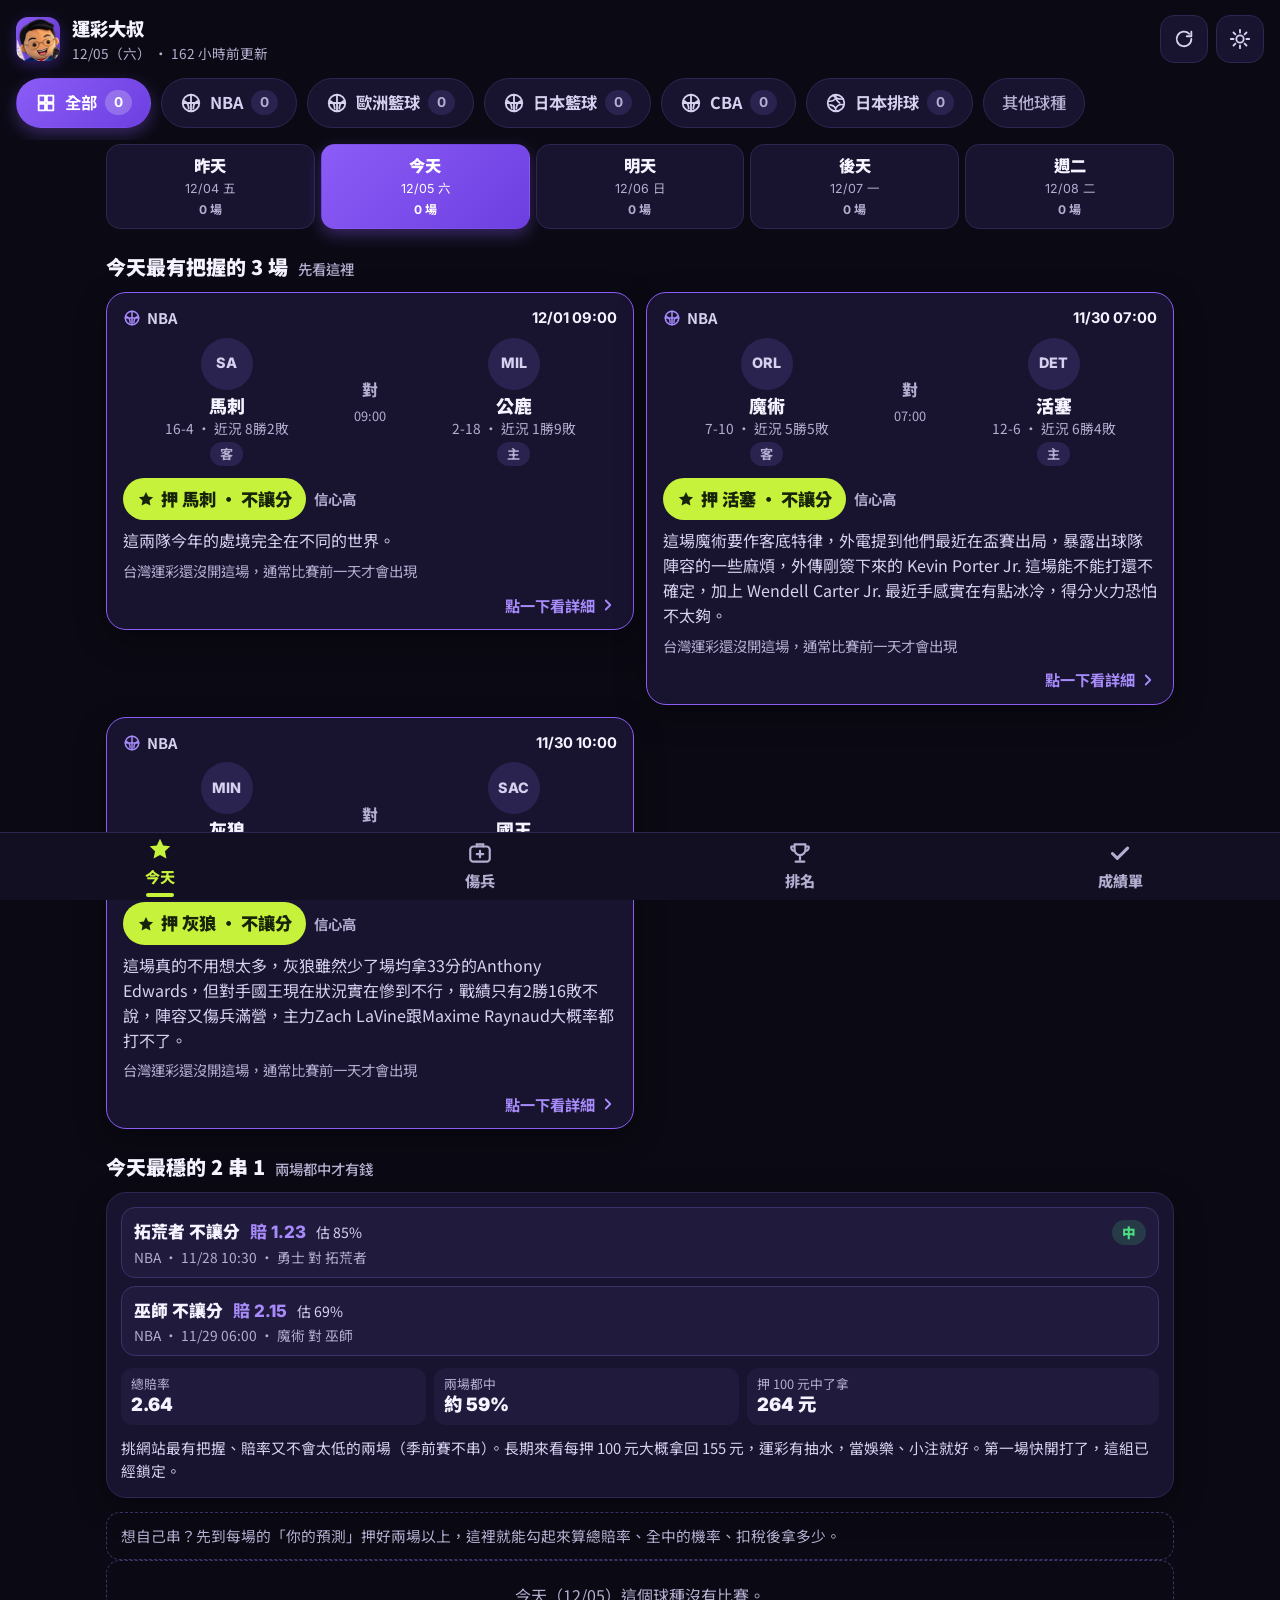
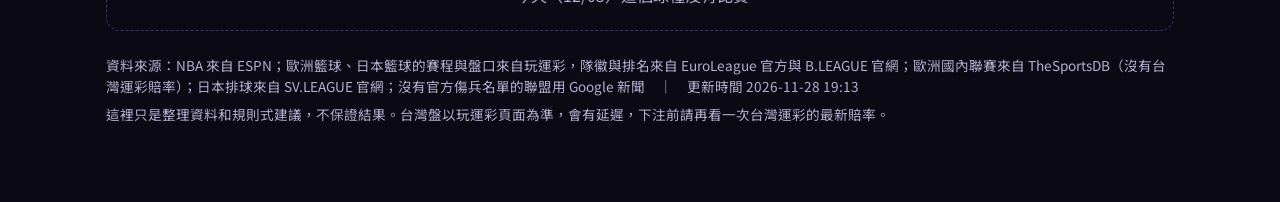
<file: index.html>
<!DOCTYPE html>
<html lang="zh-Hant" data-theme="dark">
<head>
<meta charset="utf-8">
<meta name="viewport" content="width=device-width, initial-scale=1, viewport-fit=cover">
<title>運彩大叔</title>
<meta name="description" content="今天的比賽、該押誰、傷兵、近況，一頁看完。">
<meta name="theme-color" content="#0b0a14">
<meta name="apple-mobile-web-app-capable" content="yes">
<meta name="apple-mobile-web-app-status-bar-style" content="black-translucent">
<meta name="apple-mobile-web-app-title" content="運彩大叔">
<link rel="manifest" href="manifest.webmanifest">
<link rel="icon" href="icons/favicon-32.png" sizes="32x32" type="image/png">
<link rel="icon" href="icons/favicon-16.png" sizes="16x16" type="image/png">
<link rel="apple-touch-icon" href="icons/apple-touch-icon.png">
<link rel="preconnect" href="https://fonts.googleapis.com">
<link rel="preconnect" href="https://fonts.gstatic.com" crossorigin>
<link href="https://fonts.googleapis.com/css2?family=Inter:wght@600;800&family=Noto+Sans+TC:wght@400;500;700;900&display=swap" rel="stylesheet">
<link rel="stylesheet" href="style.css">
</head>
<body data-view="today" data-sport="all">

<svg width="0" height="0" style="position:absolute" aria-hidden="true">
  <defs>
    <symbol id="i-grid" viewBox="0 0 24 24"><path d="M4 4h7v7H4zM13 4h7v7h-7zM4 13h7v7H4zM13 13h7v7h-7z" fill="none" stroke="currentColor" stroke-width="2" stroke-linejoin="round"/></symbol>
    <symbol id="i-basketball" viewBox="0 0 24 24"><circle cx="12" cy="12" r="9" fill="none" stroke="currentColor" stroke-width="2"/><path d="M3.5 9.5c3 1 6 4 6 8.5M20.5 9.5c-3 1-6 4-6 8.5M3 12h18M12 3v18" fill="none" stroke="currentColor" stroke-width="2" stroke-linecap="round"/></symbol>
    <symbol id="i-soccer" viewBox="0 0 24 24"><circle cx="12" cy="12" r="9" fill="none" stroke="currentColor" stroke-width="2"/><path d="M12 7.5l4 3-1.5 4.5h-5L8 10.5z" fill="currentColor"/><path d="M12 3v4.5M16 10.5l4-1.5M14.5 15l2.5 4M9.5 15l-2.5 4M8 10.5L4 9" fill="none" stroke="currentColor" stroke-width="2" stroke-linecap="round"/></symbol>
    <symbol id="i-hockey" viewBox="0 0 24 24"><path d="M4 4l7 12 2 4h4" fill="none" stroke="currentColor" stroke-width="2.2" stroke-linecap="round" stroke-linejoin="round"/><ellipse cx="8" cy="18.5" rx="4.5" ry="2" fill="currentColor"/></symbol>
    <symbol id="i-football" viewBox="0 0 24 24"><path d="M4.5 19.5C2.5 17.5 5 8 10 5s12-2.5 9.5 0.5 1.5 9.5-3.5 13.5-9.5 2.5-11.5 0.5z" fill="none" stroke="currentColor" stroke-width="2"/><path d="M9 15l6-6M10 12l2 2M12 10l2 2" fill="none" stroke="currentColor" stroke-width="2" stroke-linecap="round"/></symbol>
    <symbol id="i-volleyball" viewBox="0 0 24 24"><circle cx="12" cy="12" r="9" fill="none" stroke="currentColor" stroke-width="2"/><path d="M12 3c-1 4 1 7 4 9M3.5 10c4 .5 7-1 8.5-4M12 21c0-4-3-6.5-6.5-7M20.5 14c-4-1-7 .5-8.5 3.5M9 3.5c2 3 6 4.5 11 4" fill="none" stroke="currentColor" stroke-width="1.8" stroke-linecap="round"/></symbol>
    <symbol id="i-fire" viewBox="0 0 24 24"><path d="M12 2c1 4 5 5.5 5 11a5 5 0 0 1-10 0c0-2 1-3.5 2-4.5 0 2 1 3 2 3 0-3 0-6 1-9.5z" fill="currentColor"/></symbol>
    <symbol id="i-snow" viewBox="0 0 24 24"><path d="M12 2v20M4 7l16 10M20 7L4 17" fill="none" stroke="currentColor" stroke-width="2" stroke-linecap="round"/></symbol>
    <symbol id="i-med" viewBox="0 0 24 24"><rect x="3" y="6" width="18" height="14" rx="3" fill="none" stroke="currentColor" stroke-width="2"/><path d="M9 6V4h6v2M12 10v6M9 13h6" fill="none" stroke="currentColor" stroke-width="2" stroke-linecap="round"/></symbol>
    <symbol id="i-news" viewBox="0 0 24 24"><path d="M4 5h13v14H6a2 2 0 0 1-2-2zM17 9h3v8a2 2 0 0 1-2 2M7 9h7M7 13h7M7 16h4" fill="none" stroke="currentColor" stroke-width="2" stroke-linecap="round" stroke-linejoin="round"/></symbol>
    <symbol id="i-clock" viewBox="0 0 24 24"><circle cx="12" cy="12" r="9" fill="none" stroke="currentColor" stroke-width="2"/><path d="M12 7v5l3 2" fill="none" stroke="currentColor" stroke-width="2" stroke-linecap="round"/></symbol>
    <symbol id="i-chev" viewBox="0 0 24 24"><path d="M6 9l6 6 6-6" fill="none" stroke="currentColor" stroke-width="2.4" stroke-linecap="round" stroke-linejoin="round"/></symbol>
    <symbol id="i-back" viewBox="0 0 24 24"><path d="M15 5l-7 7 7 7" fill="none" stroke="currentColor" stroke-width="2.6" stroke-linecap="round" stroke-linejoin="round"/></symbol>
    <symbol id="i-star" viewBox="0 0 24 24"><path d="M12 2.5l2.9 6.2 6.6.8-4.9 4.6 1.3 6.6L12 17.5l-5.9 3.2 1.3-6.6L2.5 9.5l6.6-.8z" fill="currentColor"/></symbol>
    <symbol id="i-trophy" viewBox="0 0 24 24"><path d="M7 4h10v5a5 5 0 0 1-10 0zM7 6H4a3 3 0 0 0 3 4M17 6h3a3 3 0 0 1-3 4M12 14v4M8 20h8" fill="none" stroke="currentColor" stroke-width="2" stroke-linecap="round" stroke-linejoin="round"/></symbol>
    <symbol id="i-sun" viewBox="0 0 24 24"><circle cx="12" cy="12" r="4" fill="none" stroke="currentColor" stroke-width="2"/><path d="M12 2v3M12 19v3M2 12h3M19 12h3M4.9 4.9l2.1 2.1M17 17l2.1 2.1M4.9 19.1L7 17M17 7l2.1-2.1" fill="none" stroke="currentColor" stroke-width="2" stroke-linecap="round"/></symbol>
    <symbol id="i-moon" viewBox="0 0 24 24"><path d="M20 14.5A8.5 8.5 0 0 1 9.5 4a8.5 8.5 0 1 0 10.5 10.5z" fill="none" stroke="currentColor" stroke-width="2" stroke-linejoin="round"/></symbol>
    <symbol id="i-refresh" viewBox="0 0 24 24"><path d="M20 12a8 8 0 1 1-2.3-5.7M20 4v5h-5" fill="none" stroke="currentColor" stroke-width="2" stroke-linecap="round" stroke-linejoin="round"/></symbol>
    <symbol id="i-check" viewBox="0 0 24 24"><path d="M5 12.5l4.5 4.5L19 7.5" fill="none" stroke="currentColor" stroke-width="2.8" stroke-linecap="round" stroke-linejoin="round"/></symbol>
    <symbol id="i-warn" viewBox="0 0 24 24"><path d="M12 3l10 18H2z" fill="none" stroke="currentColor" stroke-width="2" stroke-linejoin="round"/><path d="M12 10v5M12 18v.5" fill="none" stroke="currentColor" stroke-width="2.4" stroke-linecap="round"/></symbol>
    <symbol id="i-live" viewBox="0 0 24 24"><circle cx="12" cy="12" r="4" fill="currentColor"/><path d="M6.3 6.3a8 8 0 0 0 0 11.4M17.7 6.3a8 8 0 0 1 0 11.4" fill="none" stroke="currentColor" stroke-width="2" stroke-linecap="round"/></symbol>
  </defs>
</svg>

<header class="top">
  <div class="brand">
    <img class="brand-logo" src="icons/logo-96.png" alt="運彩大叔" width="44" height="44">
    <div>
      <div class="brand-name">運彩大叔</div>
      <div class="brand-sub" id="hdr-date">載入中…</div>
    </div>
  </div>
  <div class="top-right">
    <button class="icon-btn" id="btn-refresh" title="重新整理" aria-label="重新整理"><svg><use href="#i-refresh"/></svg></button>
    <button class="icon-btn" id="btn-theme" title="切換深淺色" aria-label="切換深淺色"><svg><use href="#i-sun"/></svg></button>
  </div>
</header>

<nav class="chips" id="chips" aria-label="球種"></nav>

<main class="page">
  <section class="view" data-for="today">
    <nav class="days" id="days" aria-label="日期"></nav>
    <div id="picks"></div>
    <div id="parlay"></div>
    <div id="games"></div>
  </section>
  <section class="view" data-for="injuries">
    <h2 class="sec-title"><svg><use href="#i-med"/></svg>傷兵快報</h2>
    <div id="injuries" class="list"></div>
    <h2 class="sec-title"><svg><use href="#i-fire"/></svg>手感火燙 / 冰冷</h2>
    <div id="hot" class="list"></div>
  </section>
  <section class="view" data-for="standings">
    <h2 class="sec-title"><svg><use href="#i-trophy"/></svg>排名</h2>
    <div id="standings"></div>
  </section>
  <section class="view" data-for="record">
    <h2 class="sec-title"><svg><use href="#i-check"/></svg>成績單</h2>
    <div id="record"></div>
  </section>
  <footer class="foot">
    <div id="foot-src"></div>
    <div class="foot-note">這裡只是整理資料和規則式建議，不保證結果。台灣盤以玩運彩頁面為準，會有延遲，下注前請再看一次台灣運彩的最新賠率。</div>
  </footer>
</main>

<div id="sheet" class="sheet" aria-live="polite"></div>

<div id="loader" class="loader on" aria-live="polite" aria-label="資料載入中">
  <div class="loader-box">
    <div class="mascot-wrap" aria-hidden="true">
      <div class="mascot">
        <img class="m m-body" src="icons/m-body.webp" alt="" width="560" height="537">
        <img class="m m-fist" src="icons/m-fist.webp" alt="" width="560" height="537">
        <img class="m m-red" src="icons/m-red.webp" alt="" width="560" height="537">
        <img class="m m-yel" src="icons/m-yel.webp" alt="" width="560" height="537">
      </div>
      <div class="m-shadow"></div>
    </div>
    <div class="loader-text">資料載入中<i>.</i><i>.</i><i>.</i></div>
    <div class="loader-sub">運彩大叔正在幫你看今天的比賽</div>
  </div>
</div>

<nav class="bottom-nav" aria-label="主選單">
  <button data-view="today" class="on"><svg><use href="#i-star"/></svg><span>今天</span></button>
  <button data-view="injuries"><svg><use href="#i-med"/></svg><span>傷兵</span></button>
  <button data-view="standings"><svg><use href="#i-trophy"/></svg><span>排名</span></button>
  <button data-view="record"><svg><use href="#i-check"/></svg><span>成績單</span></button>
</nav>

<script src="app.js"></script>
</body>
</html>
</file>
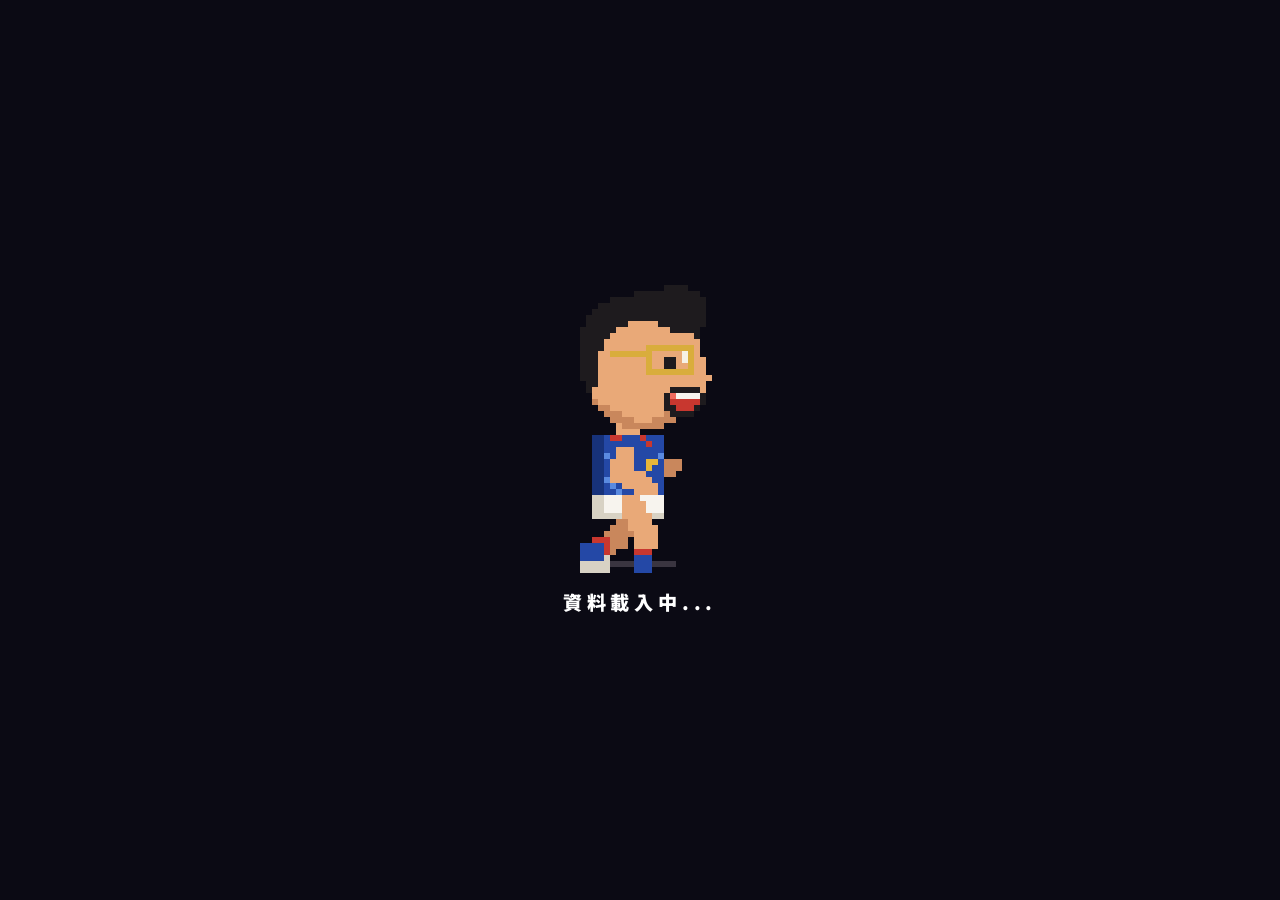
<file: loader.html>
<!DOCTYPE html>
<html lang="zh-Hant"><head><meta charset="utf-8"><meta name="viewport" content="width=device-width,initial-scale=1"><title>載入動畫預覽</title>
<link href="https://fonts.googleapis.com/css2?family=Noto+Sans+TC:wght@700;900&display=swap" rel="stylesheet">
<style>
body{margin:0;min-height:100vh;display:grid;place-items:center;background:#0b0a14;font-family:"Noto Sans TC",sans-serif;color:#fff}
.wrap{text-align:center}
.wrap img{width:min(60vw,240px);height:auto;image-rendering:pixelated}
.t{margin-top:10px;font-weight:900;font-size:1.2rem;letter-spacing:.25em}
.t i{display:inline-block;animation:blink 1.2s infinite;font-style:normal}
.t i:nth-child(2){animation-delay:.2s}.t i:nth-child(3){animation-delay:.4s}
@keyframes blink{0%,80%,100%{opacity:.2}40%{opacity:1}}
.light{background:#f3f1fb;color:#1c1536}
</style></head>
<body><div class="wrap"><img src="loader.svg" alt=""><div class="t">資料載入中<i>.</i><i>.</i><i>.</i></div></div></body></html>
</file>
<file: style.css>
/* 今日運彩總覽：手機優先、字大、按鈕大、一層就看到重點 */
:root{
  --bg:#0b0a14;--bg-2:#120f22;--card:#181430;--card-2:#201a3d;--card-3:#2a2350;
  --line:#2c2650;--line-2:#3a3268;
  --ink:#f5f3ff;--ink-2:#d6d1ef;--muted:#b4aed0;
  --violet:#8b5cf6;--violet-2:#a78bfa;--violet-deep:#6d3fe0;--violet-wash:rgba(139,92,246,.18);
  --lime:#c7f23c;--lime-ink:#17230a;--lime-wash:rgba(199,242,60,.14);
  --good:#4ade80;--good-wash:rgba(74,222,128,.16);
  --bad:#fb7185;--bad-wash:rgba(251,113,133,.16);
  --warn:#fbbf24;--warn-wash:rgba(251,191,36,.16);
  --hot:#fb923c;--hot-wash:rgba(251,146,60,.16);--cold:#60a5fa;--cold-wash:rgba(96,165,250,.16);
  --radius:20px;--radius-s:14px;--shadow:0 10px 30px rgba(0,0,0,.35);
  --sans:"Noto Sans TC",system-ui,-apple-system,"PingFang TC","Microsoft JhengHei",sans-serif;
  --num:"Inter","Noto Sans TC",system-ui,sans-serif;
  --nav-h:68px;
}
:root[data-theme="light"]{
  --bg:#f4f2fb;--bg-2:#ffffff;--card:#ffffff;--card-2:#f4f1fb;--card-3:#e9e4f7;
  --line:#e2ddf2;--line-2:#cfc7ea;
  --ink:#1b1536;--ink-2:#3a3360;--muted:#6a6390;
  --violet-wash:rgba(109,63,224,.12);--lime:#b5e62a;--lime-ink:#17230a;--lime-wash:rgba(134,184,0,.14);
  --good:#15803d;--good-wash:rgba(21,128,61,.12);--bad:#dc2626;--bad-wash:rgba(220,38,38,.12);
  --warn:#b45309;--warn-wash:rgba(180,83,9,.12);--hot:#c2410c;--hot-wash:rgba(194,65,12,.12);--cold:#1d4ed8;--cold-wash:rgba(29,78,216,.12);
  --shadow:0 8px 24px rgba(40,30,90,.12);
}
*{box-sizing:border-box}
html{-webkit-text-size-adjust:100%}
body{margin:0;background:var(--bg);color:var(--ink);font-family:var(--sans);font-size:17px;line-height:1.55;
  padding-bottom:calc(var(--nav-h) + env(safe-area-inset-bottom));min-height:100vh}
body.lock{overflow:hidden}
button{font:inherit;color:inherit;background:none;border:0;padding:0;cursor:pointer;-webkit-tap-highlight-color:transparent}
img{display:block}
a{color:inherit}
svg{fill:none}

/* 頂部 */
.top{display:flex;align-items:center;justify-content:space-between;gap:12px;padding:14px 16px 6px;
  padding-top:calc(14px + env(safe-area-inset-top))}
.brand{display:flex;align-items:center;gap:12px}
.brand-logo{width:44px;height:44px;border-radius:12px;flex:none;box-shadow:0 4px 14px rgba(91,50,199,.45)}
.brand-name{font-weight:900;font-size:1.15rem;white-space:nowrap}
.brand-sub{color:var(--muted);font-size:.85rem;white-space:nowrap}
.top-right{display:flex;gap:8px}
.icon-btn{width:48px;height:48px;border-radius:14px;background:var(--card);border:1px solid var(--line);display:grid;place-items:center;color:var(--ink-2)}
.icon-btn svg{width:22px;height:22px}

/* 球種按鈕 */
.chips{display:flex;gap:10px;overflow-x:auto;padding:8px 16px 12px;scrollbar-width:none}
.chips::-webkit-scrollbar{display:none}
.chip{flex:none;display:flex;align-items:center;gap:8px;min-height:50px;padding:0 18px;border-radius:999px;
  background:var(--card);border:1px solid var(--line);color:var(--ink-2);font-weight:700;font-size:1.02rem}
.chip svg{width:22px;height:22px}
.chip .n{font-family:var(--num);font-size:.85rem;color:var(--muted);background:var(--card-3);padding:2px 9px;border-radius:999px}
.chip.on{background:linear-gradient(135deg,var(--violet),var(--violet-deep));border-color:transparent;color:#fff;box-shadow:0 6px 16px rgba(139,92,246,.35)}
.chip.on .n{background:rgba(255,255,255,.22);color:#fff}
.chip.more-chip{color:var(--muted);font-weight:500}

/* 版面與分頁 */
.page{padding:0 16px;max-width:720px;margin:0 auto}
.view{display:none}
body[data-view="today"] .view[data-for="today"],body[data-view="injuries"] .view[data-for="injuries"],body[data-view="standings"] .view[data-for="standings"],body[data-view="record"] .view[data-for="record"]{display:block}
.sec-title{display:flex;align-items:center;gap:8px;font-size:1.25rem;font-weight:900;margin:10px 0 12px}
.sec-title svg{width:24px;height:24px;color:var(--violet-2)}
.day-title{display:flex;align-items:baseline;gap:10px;margin:22px 0 10px;font-weight:900;font-size:1.25rem}
.day-title small{color:var(--muted);font-weight:500;font-size:.9rem}
.day-title.live{color:var(--bad)}
.day-title svg{width:22px;height:22px;vertical-align:-4px}
.empty{color:var(--muted);padding:22px;border:1px dashed var(--line-2);border-radius:var(--radius-s);text-align:center;font-size:1rem}
.cards{display:grid;grid-template-columns:minmax(0,1fr);gap:12px}
@media (min-width:700px){.cards{grid-template-columns:repeat(2,minmax(0,1fr))}.page{max-width:1100px}}

/* 比賽卡片：一眼看完 */
.g{width:100%;text-align:left;background:var(--card);border:1px solid var(--line);border-radius:var(--radius);box-shadow:var(--shadow);
  padding:14px 16px 12px;display:block;min-width:0}
.g:active{transform:scale(.995)}
.g.is-live{border-color:rgba(251,113,133,.6)}
.g.is-post{opacity:.72}
.g.strong{border-color:var(--violet)}
.g-top{display:flex;justify-content:space-between;align-items:center;gap:8px;font-size:.92rem;color:var(--muted);margin-bottom:8px}
.g-top > span{display:inline-flex;align-items:center;gap:6px;min-width:0}
.g-top svg{width:18px;height:18px;color:var(--violet-2);flex:none}
.g-top b{color:var(--ink-2);font-weight:700}
.g-when{font-family:var(--num);font-weight:700;color:var(--ink)}
.g-when.live{color:var(--bad)}
.g-teams{display:grid;grid-template-columns:minmax(0,1fr) auto minmax(0,1fr);align-items:center;gap:8px}
.g-team{display:flex;flex-direction:column;align-items:center;text-align:center;gap:4px;min-width:0}
.g-team .logo{width:52px;height:52px;object-fit:contain}
.g-team .fallback{width:52px;height:52px;border-radius:50%;display:grid;place-items:center;background:var(--card-3);font-family:var(--num);font-weight:800;font-size:.9rem;color:var(--ink-2)}
.g-team b{font-size:1.12rem;font-weight:900;line-height:1.25;max-width:100%}
.g-team small{color:var(--muted);font-size:.86rem;line-height:1.3}
.g-mid{text-align:center;min-width:64px}
.g-mid .vs{color:var(--muted);font-weight:800;font-size:1rem}
.g-mid .score{font-family:var(--num);font-weight:800;font-size:1.7rem;line-height:1;white-space:nowrap}
.g-mid .sub{font-size:.8rem;color:var(--muted);margin-top:4px}
.g-verdict{margin-top:12px;display:flex;align-items:center;gap:8px;flex-wrap:wrap;font-weight:900;font-size:1.08rem}
.g-verdict .pill{display:inline-flex;align-items:center;gap:6px;padding:8px 14px;border-radius:999px;background:var(--lime);color:var(--lime-ink)}
.g-verdict .pill svg{width:18px;height:18px;flex:none}
.g-verdict .pill.wait{background:var(--card-3);color:var(--ink-2)}
.g-verdict .pill.post{background:var(--card-3);color:var(--muted)}
.g-verdict .conf{font-size:.9rem;color:var(--muted);font-weight:700}
.g-why{margin-top:8px;color:var(--ink-2);font-size:1rem}
.g-odds{margin-top:8px;color:var(--muted);font-size:.9rem;font-family:var(--num)}
.g-tap{margin-top:10px;color:var(--violet-2);font-weight:700;font-size:.95rem;display:flex;align-items:center;justify-content:flex-end;gap:4px}
.g-tap svg{width:18px;height:18px;transform:rotate(-90deg)}

/* 標籤 */
.badge{display:inline-flex;align-items:center;gap:5px;padding:4px 10px;border-radius:999px;font-size:.82rem;font-weight:700;line-height:1.2;white-space:nowrap}
.badge svg{width:14px;height:14px}
.badge.out{background:var(--bad-wash);color:var(--bad)}
.badge.maybe{background:var(--warn-wash);color:var(--warn)}
.badge.ok{background:var(--good-wash);color:var(--good)}
.badge.hot{background:var(--hot-wash);color:var(--hot)}
.badge.cold{background:var(--cold-wash);color:var(--cold)}
.badge.vio{background:var(--violet-wash);color:var(--violet-2)}
.badge.lime{background:var(--lime);color:var(--lime-ink)}
.badge.muted{background:var(--card-3);color:var(--muted)}
.badge.ir{background:var(--card-3);color:var(--bad)}

/* 列表（傷兵、手感） */
.list{display:grid;gap:10px}
.item{width:100%;text-align:left;display:flex;align-items:center;gap:12px;padding:12px 14px;background:var(--card);border:1px solid var(--line);border-radius:var(--radius-s);min-height:64px}
.item .avatar{width:48px;height:48px;border-radius:50%;object-fit:cover;background:var(--card-3);flex:none}
.item .avatar.fallback{display:grid;place-items:center;font-family:var(--num);font-weight:800;color:var(--ink-2)}
.item .avatar svg{width:22px;height:22px;color:var(--violet-2)}
.item .grow{flex:1;min-width:0}
.item .pn{font-weight:800;font-size:1.05rem;line-height:1.3;overflow:hidden;text-overflow:ellipsis;display:-webkit-box;-webkit-line-clamp:2;-webkit-box-orient:vertical}
.item .ps{color:var(--muted);font-size:.88rem;display:flex;align-items:center;gap:6px;flex-wrap:wrap}
.item .ps img{width:18px;height:18px;object-fit:contain}
.more{width:100%;min-height:52px;border-radius:var(--radius-s);background:var(--card);border:1px dashed var(--line-2);color:var(--violet-2);font-weight:700;font-size:1rem}

/* 排名 */
.sel{width:100%;min-height:52px;padding:0 14px;border-radius:var(--radius-s);background:var(--card);border:1px solid var(--line);color:var(--ink);font:inherit;font-weight:700;margin-bottom:12px}
.grp{font-weight:900;margin:16px 0 8px;font-size:1.05rem;color:var(--ink-2)}
.table{width:100%;border-collapse:collapse;background:var(--card);border-radius:var(--radius-s);overflow:hidden;border:1px solid var(--line);font-size:1rem}
.table th,.table td{padding:12px 10px;border-bottom:1px solid var(--line);text-align:left}
.table th{color:var(--muted);font-weight:700;font-size:.85rem}
.table td.n,.table th.n{text-align:right;font-family:var(--num);white-space:nowrap}
.table .pos{color:var(--muted);width:30px;font-family:var(--num)}
.table .tm{display:flex;align-items:center;gap:8px;font-weight:700}
.table .tm img{width:24px;height:24px;object-fit:contain}

/* 詳細頁（整頁蓋上來，有大大的返回鍵） */
.sheet{position:fixed;inset:0;z-index:50;background:var(--bg);display:none;overflow-y:auto;-webkit-overflow-scrolling:touch}
.sheet.on{display:block}
.sheet-top{position:sticky;top:0;z-index:2;display:flex;align-items:center;gap:8px;padding:10px 12px;padding-top:calc(10px + env(safe-area-inset-top));
  background:var(--bg);border-bottom:1px solid var(--line)}
.back{display:flex;align-items:center;gap:4px;min-height:48px;padding:0 14px 0 8px;border-radius:14px;background:var(--card);border:1px solid var(--line);font-weight:900;font-size:1.05rem}
.back svg{width:24px;height:24px}
.sheet-title{font-weight:900;font-size:1.05rem;overflow:hidden;text-overflow:ellipsis;white-space:nowrap;min-width:0}
.sheet-body{padding:14px 16px 40px;max-width:720px;margin:0 auto}
.sheet-body .g-teams{padding:6px 0 4px}
.sheet-body .g-team .logo,.sheet-body .g-team .fallback{width:64px;height:64px}
.sheet-body .g-team b{font-size:1.25rem}
.h{font-size:1.2rem;font-weight:900;margin:22px 0 10px;display:flex;align-items:center;gap:8px}
.h svg{width:22px;height:22px;color:var(--violet-2)}
.verdict{background:linear-gradient(135deg,var(--violet),var(--violet-deep));color:#fff;border-radius:var(--radius);padding:16px 18px;font-size:1.22rem;font-weight:900;line-height:1.45;margin-top:12px;box-shadow:0 10px 26px rgba(139,92,246,.35)}
.verdict.wait{background:var(--card-2);color:var(--ink);box-shadow:none;border:1px solid var(--line)}
.verdict small{display:block;font-size:.9rem;font-weight:500;opacity:.9;margin-top:6px}
.pts{list-style:none;margin:0;padding:0;display:grid;gap:8px}
.pts li{display:flex;gap:10px;align-items:flex-start;padding:12px 14px;border-radius:var(--radius-s);background:var(--card);border:1px solid var(--line);font-size:1.05rem;line-height:1.5}
.pts li svg{width:22px;height:22px;flex:none;margin-top:2px}
.pts li.plus svg{color:var(--good)}
.pts li.minus svg{color:var(--warn)}
.tw-tiles{display:grid;grid-template-columns:repeat(3,minmax(0,1fr));gap:8px}
.tile{background:var(--card);border:1px solid var(--line);border-radius:var(--radius-s);padding:10px 8px;text-align:center;min-width:0}
.tile .tl{font-size:.82rem;color:var(--muted)}
.tile b{display:block;font-family:var(--num);font-size:1.25rem;line-height:1.3}
.tile small{display:block;color:var(--ink-2);font-size:.85rem;font-family:var(--num)}
.tile.fav{border-color:var(--lime)}
.line{color:var(--muted);font-size:.95rem;margin-top:8px}
.team-block{background:var(--card);border:1px solid var(--line);border-radius:var(--radius-s);padding:12px 14px;margin-bottom:10px}
.team-head{display:flex;align-items:center;gap:8px;font-weight:900;font-size:1.05rem;margin-bottom:8px}
.team-head img{width:26px;height:26px;object-fit:contain}
.team-head .fallback{width:26px;height:26px;border-radius:50%;display:grid;place-items:center;background:var(--card-3);font-size:.6rem;font-family:var(--num)}
.prow{display:flex;align-items:center;gap:10px;padding:8px 0;border-top:1px solid var(--line)}
.prow:first-of-type{border-top:0}
.prow .avatar{width:40px;height:40px;border-radius:50%;object-fit:cover;background:var(--card-3);flex:none}
.prow .avatar.fallback{display:grid;place-items:center;font-family:var(--num);font-weight:800;font-size:.8rem;color:var(--ink-2)}
.prow .pn{font-weight:800}
.prow .ps{color:var(--muted);font-size:.86rem}
.note{color:var(--ink-2);font-size:1rem;line-height:1.5}
.news{display:grid;gap:8px;margin-top:8px}
.news a{display:flex;gap:10px;align-items:center;padding:12px 14px;border-radius:var(--radius-s);background:var(--card);border:1px solid var(--line);text-decoration:none;min-height:56px}
.news a img{width:64px;height:48px;object-fit:cover;border-radius:8px;flex:none}
.news .nt{font-weight:700;line-height:1.35;font-size:1rem}
.news .nd{color:var(--muted);font-size:.84rem;margin-top:2px}
.results{display:grid;grid-template-columns:repeat(5,minmax(0,1fr));gap:6px}
.res{display:grid;place-items:center;gap:2px;min-width:0;padding:8px 4px;border-radius:10px;background:var(--card-2);border:1px solid var(--line);font-size:.76rem;color:var(--muted);text-align:center}
.res span{max-width:100%;overflow:hidden;text-overflow:ellipsis;white-space:nowrap}
.res b{font-family:var(--num);font-size:.95rem;color:var(--ink)}
.res .r{width:26px;height:26px;border-radius:50%;display:grid;place-items:center;font-weight:900;font-size:.8rem;color:#0b0a14}
.res .r.W{background:var(--good)}.res .r.L{background:var(--bad)}.res .r.D{background:var(--muted)}
:root[data-theme="light"] .res .r{color:#fff}
.form-sum{color:var(--ink-2);font-size:.95rem;margin-top:8px}
.fold{width:100%;min-height:52px;display:flex;align-items:center;justify-content:space-between;padding:0 14px;border-radius:var(--radius-s);background:var(--card);border:1px solid var(--line);font-weight:800;font-size:1rem;color:var(--ink-2);margin-top:20px}
.fold svg{width:22px;height:22px;transition:transform .2s}
.fold.open svg{transform:rotate(180deg)}
.numbers{display:none;margin-top:10px}
.numbers.open{display:block}
.kv{background:var(--card);border:1px solid var(--line);border-radius:var(--radius-s);padding:12px 14px;margin-bottom:8px}
.kv .kl{color:var(--muted);font-size:.85rem;margin-bottom:6px}
.kv .kval{font-family:var(--num);font-weight:700;font-size:1rem}
.kbar{display:flex;height:28px;border-radius:8px;overflow:hidden;font-size:.8rem;font-weight:800;color:#0b0a14}
.kbar .ka{background:var(--violet-2);display:flex;align-items:center;padding:0 8px;white-space:nowrap;overflow:hidden}
.kbar .kh{background:var(--lime);display:flex;align-items:center;justify-content:flex-end;padding:0 8px;white-space:nowrap;overflow:hidden}
.foot{color:var(--muted);font-size:.85rem;padding:24px 0 10px;line-height:1.5}
/* 成績單 */
.stat-grid{display:grid;grid-template-columns:repeat(2,minmax(0,1fr));gap:10px;margin-bottom:14px}
.stat{background:var(--card);border:1px solid var(--line);border-radius:var(--radius-s);padding:14px}
.stat .sl{color:var(--muted);font-size:.85rem}
.stat b{display:block;font-family:var(--num);font-size:1.5rem;line-height:1.2;margin-top:4px}
.stat small{display:block;color:var(--ink-2);font-size:.85rem;margin-top:2px}
.rec{width:100%;text-align:left;display:grid;grid-template-columns:44px minmax(0,1fr) auto;align-items:center;gap:10px;padding:12px 14px;background:var(--card);border:1px solid var(--line);border-radius:var(--radius-s)}
.rec .mark{width:44px;height:44px;border-radius:50%;display:grid;place-items:center;font-weight:900;font-size:1.1rem;color:#0b0a14}
.rec .mark.win{background:var(--good)}.rec .mark.loss{background:var(--bad)}.rec .mark.push{background:var(--muted)}
:root[data-theme="light"] .rec .mark{color:#fff}
.rec .t1{font-weight:800}
.rec .t2{color:var(--muted);font-size:.86rem}
.rec .t3{color:var(--ink-2);font-size:.84rem;margin-top:2px}
.rec .sc{font-family:var(--num);font-weight:800;text-align:right}
.rec .sc small{display:block;color:var(--muted);font-weight:500;font-size:.8rem}
.explain{color:var(--muted);font-size:.9rem;line-height:1.5;margin:6px 0 14px}
.foot-note{margin-top:8px}

/* 底部三顆大按鈕 */
.bottom-nav{position:fixed;left:0;right:0;bottom:0;z-index:40;display:grid;grid-template-columns:repeat(4,1fr);
  background:var(--bg-2);border-top:1px solid var(--line);padding-bottom:env(safe-area-inset-bottom);height:calc(var(--nav-h) + env(safe-area-inset-bottom))}
.bottom-nav button{display:flex;flex-direction:column;align-items:center;justify-content:center;gap:3px;color:var(--muted);font-weight:800;font-size:.95rem}
.bottom-nav button svg{width:26px;height:26px}
.bottom-nav button.on{color:var(--lime)}
:root[data-theme="light"] .bottom-nav button.on{color:var(--violet-deep)}
.bottom-nav button.on::after{content:"";width:28px;height:4px;border-radius:4px;background:currentColor;margin-top:2px}

/* 載入動畫 */
.loader{position:fixed;inset:0;z-index:60;display:grid;place-items:center;background:var(--bg);opacity:0;pointer-events:none;transition:opacity .35s ease}
.loader.on{opacity:1;pointer-events:auto}
.loader-box{text-align:center;padding:24px}
/* 載入畫面的運彩大叔：整個人跳、拳頭一直揮、驚嘆號一閃一閃（四張圖疊在一起，各自動） */
.mascot-wrap{width:min(66vw,270px);margin:0 auto}
.mascot{position:relative;width:100%;aspect-ratio:560/537;transform-origin:50% 100%;animation:m-hop .9s cubic-bezier(.33,0,.4,1) infinite}
.mascot .m{position:absolute;inset:0;width:100%;height:100%}
.m-fist{transform-origin:82.2% 54.4%;animation:m-pump .45s ease-in-out infinite alternate}
.m-red{transform-origin:9.6% 24%;animation:m-pop .9s ease-in-out infinite}
.m-yel{transform-origin:77.7% 17.1%;animation:m-pop .9s ease-in-out infinite .45s}
.m-shadow{width:62%;height:16px;margin:-10px auto 0;border-radius:50%;background:radial-gradient(closest-side,rgba(0,0,0,.5),transparent);animation:m-shadow .9s cubic-bezier(.33,0,.4,1) infinite}
:root[data-theme="light"] .m-shadow{background:radial-gradient(closest-side,rgba(30,20,60,.25),transparent)}
@keyframes m-hop{0%{transform:translateY(0) scale(1.04,.95)}14%{transform:translateY(0) scale(.97,1.04)}50%{transform:translateY(-20px) rotate(-3deg)}82%{transform:translateY(0) rotate(1deg) scale(1,1)}100%{transform:translateY(0) scale(1.04,.95)}}
@keyframes m-pump{from{transform:rotate(-3deg)}to{transform:rotate(15deg)}}
@keyframes m-pop{0%,100%{transform:scale(.75);opacity:.35}45%{transform:scale(1.18);opacity:1}}
@keyframes m-shadow{0%,100%{transform:scaleX(1);opacity:1}50%{transform:scaleX(.68);opacity:.45}}
@media (prefers-reduced-motion:reduce){.mascot,.m-fist,.m-red,.m-yel,.m-shadow{animation:none}}
.loader-text{margin-top:14px;font-weight:900;font-size:1.15rem;letter-spacing:.18em;color:var(--ink)}
.loader-text i{display:inline-block;font-style:normal;animation:ldblink 1.2s infinite}
.loader-text i:nth-child(2){animation-delay:.2s}.loader-text i:nth-child(3){animation-delay:.4s}
.loader-sub{margin-top:6px;color:var(--muted);font-size:.9rem}
@keyframes ldblink{0%,80%,100%{opacity:.2}40%{opacity:1}}
@media (prefers-reduced-motion:reduce){*{animation:none!important;transition:none!important}}


/* 爸爸的預測：卡片下面的按鈕、詳細頁的按鈕 */
.g-wrap{display:flex;flex-direction:column;min-width:0}
.g-wrap .g:has(+ .pickrow){border-bottom-left-radius:0;border-bottom-right-radius:0;border-bottom:0}
.pickrow{background:var(--card);border:1px solid var(--line);border-radius:var(--radius);padding:12px 14px 14px}
.pickrow.compact{border-top:1px dashed var(--line-2);border-top-left-radius:0;border-top-right-radius:0;padding:10px 14px 12px}
.pick-grid{display:grid;grid-template-columns:repeat(2,minmax(0,1fr));gap:8px}
.ptabs{display:flex;gap:6px;margin-bottom:8px}
.ptabs button{flex:1;min-height:42px;border-radius:12px;font-weight:800;font-size:1rem;color:var(--ink-2);background:var(--card-2);border:1px solid var(--line)}
.ptabs button.on{background:var(--violet);border-color:var(--violet);color:#fff}
.pbtn{min-height:52px;display:flex;align-items:center;justify-content:center;gap:6px;padding:6px 10px;border-radius:14px;background:var(--card-2);border:1.5px solid var(--line-2);font-weight:800;font-size:1rem;color:var(--ink);text-align:center;line-height:1.2}
.pbtn .pt{display:flex;flex-direction:column;align-items:center;min-width:0;gap:2px}
.pbtn .pn{overflow:hidden;text-overflow:ellipsis;display:-webkit-box;-webkit-line-clamp:2;-webkit-box-orient:vertical}
.pbtn svg{width:20px;height:20px;flex:none}
.pbtn.on{background:var(--violet);border-color:var(--violet);color:#fff;box-shadow:0 6px 18px rgba(139,92,246,.35)}
.pbtn.on.win{background:var(--good);border-color:var(--good);color:#0b0a14}
.pbtn.on.loss{background:var(--bad);border-color:var(--bad);color:#fff}
.pbtn.on.push{background:var(--muted);border-color:var(--muted);color:#fff}
.pbtn .odd{font-style:normal;font-weight:800;font-size:.9rem;color:var(--violet);font-variant-numeric:tabular-nums;flex:none}
.pbtn.on .odd{color:inherit;opacity:.9}
.pbtn:disabled .odd{color:var(--muted)}
.pbtn b{font-size:.85rem;padding:2px 7px;border-radius:999px;background:rgba(0,0,0,.18)}
.pbtn:disabled{opacity:.45}
.pbtn.on:disabled{opacity:1}
.pick-note{margin-top:10px;color:var(--muted);font-size:.95rem}
.seg{display:grid;grid-template-columns:1fr 1fr;gap:6px;padding:6px;background:var(--card-2);border:1px solid var(--line);border-radius:16px;margin-bottom:14px}
.seg button{min-height:48px;border-radius:12px;font-weight:900;font-size:1.05rem;color:var(--ink-2);display:flex;align-items:center;justify-content:center;gap:6px}
.seg button.on{background:var(--violet);color:#fff}
.seg .n{font-family:var(--num);font-size:.85rem;padding:2px 8px;border-radius:999px;background:rgba(255,255,255,.22)}
.stat b.good{color:var(--good)}
.stat b.bad{color:var(--bad)}
.tools{display:grid;grid-template-columns:1fr 1fr;gap:8px;margin:16px 0 8px}
.tools .more{display:flex;align-items:center;justify-content:center;margin:0;cursor:pointer}
.tools .more.danger{color:var(--bad);grid-column:1 / -1}
.rec .t1 small{color:var(--muted);font-weight:500;font-size:.8rem}

/* 老球迷怎麼看 */
.badge.limited{background:var(--warn-wash);color:var(--warn);border:1px dashed var(--warn)}
.pts li.info svg{transform:rotate(-90deg);color:var(--violet-2)}
.g-mid.is-live .score{color:var(--bad)}
/* 你的預測：分玩法、標清楚盤口來源 */
.pick-label{font-weight:800;font-size:.95rem;color:var(--ink-2);margin:12px 0 8px;display:flex;align-items:center;gap:8px}
.pick-label:first-child{margin-top:0}
.pick-label .src{font-size:.78rem;font-weight:700;padding:2px 8px;border-radius:999px}
.pick-label .src.tw{background:var(--good-wash);color:var(--good)}
.pick-label .src.intl{background:var(--warn-wash);color:var(--warn)}
.pick-note.warn{color:var(--warn);font-size:.9rem}

/* 串關 */
.parlay-card{background:var(--card);border:1px solid var(--line);border-radius:var(--radius);box-shadow:var(--shadow);padding:14px;display:flex;flex-direction:column;gap:12px}
.parlay-card.quiet{box-shadow:none}
.parlay-card .legs,.slip-list{display:flex;flex-direction:column;gap:8px}
.leg,.slip-row{width:100%;text-align:left;background:var(--card-2);border:1.5px solid var(--line-2);border-radius:var(--radius-s);padding:10px 12px;color:var(--ink)}
.lg-1{color:var(--muted);font-size:.86rem;line-height:1.4;margin-top:2px}
.lg-2{display:flex;flex-wrap:wrap;align-items:baseline;gap:4px 10px}
.lg-2 b{font-weight:900;font-size:1.05rem}
.lg-2 em{font-style:normal;font-weight:800;color:var(--violet-2);font-family:var(--num)}
:root[data-theme="light"] .lg-2 em{color:var(--violet-deep)}
.lg-2 small{color:var(--ink-2);font-size:.88rem}
.lr{margin-left:auto;font-weight:900;font-size:.85rem;padding:2px 10px;border-radius:999px;background:var(--card-3);color:var(--ink-2)}
.lr.win{background:var(--good-wash);color:var(--good)}.lr.loss{background:var(--bad-wash);color:var(--bad)}.lr.live{background:var(--bad-wash);color:var(--bad);font-family:var(--num)}
.pl-sum{display:grid;grid-template-columns:minmax(0,1fr) minmax(0,1fr) minmax(0,1.35fr);gap:8px}
.pl-sum div{background:var(--card-2);border-radius:12px;padding:8px 10px;min-width:0}
.pl-sum small{display:block;color:var(--muted);font-size:.8rem;line-height:1.3}
.pl-sum b{display:block;font-family:var(--num);font-weight:900;font-size:1.15rem;line-height:1.3;overflow-wrap:anywhere}
.pl-note{margin:0;color:var(--ink-2);font-size:.92rem;line-height:1.55}
.pl-save{min-height:52px;border-radius:14px;background:var(--violet);color:#fff;font-weight:900;font-size:1.02rem;display:flex;align-items:center;justify-content:center;gap:6px}
.pl-save svg{width:20px;height:20px}
.pl-save.on{background:var(--good-wash);color:var(--good)}
.pl-save:disabled{opacity:.5}
.pl-save.on:disabled{opacity:1}
.pl-hint{color:var(--muted);font-size:.92rem;padding:12px 14px;border:1px dashed var(--line-2);border-radius:var(--radius-s);margin-top:14px}
.pl-ok{display:flex;align-items:center;gap:8px;margin-top:14px;padding:10px 14px;border-radius:var(--radius-s);background:var(--good-wash);color:var(--good);font-weight:800}
.pl-ok svg{width:20px;height:20px;flex:none}
.slip-row{display:flex;align-items:center;gap:12px}
.slip-row .grow{min-width:0;flex:1}
.slip-row .box{width:28px;height:28px;flex:none;border-radius:8px;border:2px solid var(--line-2);display:grid;place-items:center;color:#fff}
.slip-row .box svg{width:18px;height:18px}
.slip-row.on{border-color:var(--violet);background:var(--violet-wash)}
.slip-row.on .box{background:var(--violet);border-color:var(--violet)}
.slip-row:disabled{opacity:.55}
.stake{display:flex;align-items:center;gap:8px;font-weight:800}
.stake button{width:48px;height:48px;border-radius:12px;background:var(--card-2);border:1.5px solid var(--line-2);font-size:1.4rem;font-weight:900;color:var(--ink)}
.stake input{flex:1;min-width:0;height:48px;border-radius:12px;border:1.5px solid var(--line-2);background:var(--bg-2);color:var(--ink);font:inherit;font-family:var(--num);font-weight:900;font-size:1.2rem;text-align:center}
.pl-del{display:block;margin:4px 0 0 auto;font-size:.8rem;color:var(--bad);font-weight:700;padding:2px 0}

/* 日期列表 */
.days{display:grid;grid-template-columns:repeat(5,minmax(0,1fr));gap:6px;margin:4px 0 6px}
.day{display:flex;flex-direction:column;align-items:center;gap:1px;padding:8px 2px;border-radius:14px;background:var(--card);border:1px solid var(--line);color:var(--ink-2);min-width:0}
.day b{font-size:1.02rem;font-weight:900;color:var(--ink)}
.day small{font-family:var(--num);font-size:.78rem;color:var(--muted);white-space:nowrap}
.day .n{font-family:var(--num);font-size:.75rem;font-weight:700;color:var(--muted);margin-top:2px}
.day.on{background:linear-gradient(135deg,var(--violet),var(--violet-deep));border-color:transparent;box-shadow:0 6px 16px rgba(139,92,246,.35)}
.day.on b,.day.on small,.day.on .n{color:#fff}
.day-sum{margin:14px 0 4px;padding:14px;border-radius:var(--radius-s);background:var(--card);border:1px solid var(--line)}
.day-sum b{display:block;font-size:1.1rem;font-weight:900}
.day-sum small{display:block;color:var(--muted);font-size:.88rem;margin-top:2px}
.g-verdict .pill.post.hit{background:var(--good-wash);color:var(--good)}
.g-verdict .pill.post.miss{background:var(--bad-wash);color:var(--bad)}
.g-verdict .conf.hit{color:var(--good);font-weight:900}
.g-verdict .conf.miss{color:var(--bad);font-weight:900}
.g-verdict .pill svg{width:18px;height:18px}

/* AI 分析、這場怎麼算的、外界怎麼看 */
.ai{margin-top:14px;background:var(--card);border:1px solid var(--line);border-left:5px solid var(--violet);border-radius:var(--radius-s);padding:14px 16px}
.ai-h{display:flex;align-items:center;justify-content:space-between;gap:10px;margin-bottom:8px}
.ai-h > span:first-child{font-weight:900;color:var(--violet-2);font-size:.95rem;letter-spacing:.02em}
:root[data-theme="light"] .ai-h > span:first-child{color:var(--violet-deep)}
.ai-lean{font-weight:900;font-size:.9rem;padding:3px 10px;border-radius:999px;background:var(--violet-wash);color:var(--ink)}
.ai p{margin:0 0 8px;font-size:1.06rem;line-height:1.7;color:var(--ink)}
.ai-diff{display:flex;gap:8px;align-items:flex-start;color:var(--warn);font-weight:700;font-size:.92rem;margin:4px 0 6px}
.ai-diff svg{width:18px;height:18px;flex:none;margin-top:2px}
.ai-foot{color:var(--muted);font-size:.8rem}
.ai-wait{display:flex;gap:8px;align-items:flex-start;background:var(--warn-wash);color:var(--ink);border-radius:8px;padding:8px 10px;margin:0 0 10px;font-size:.95rem;line-height:1.55}
.ai-wait svg{width:18px;height:18px;flex:none;margin-top:3px;color:var(--warn)}
.ai p.ai-calc,.ai p.ai-care{padding:8px 10px;border-radius:8px;font-size:1rem}
.ai p.ai-calc{background:var(--violet-wash)}
.ai p.ai-care{background:var(--warn-wash)}
.ai p.ai-calc b,.ai p.ai-care b{display:block;font-size:.85rem;font-weight:900;margin-bottom:2px}
.ai p.ai-care b{color:var(--warn)}
.calc-more{margin:2px 0 8px}
.calc-more summary{cursor:pointer;color:var(--ink-2);font-size:.9rem;font-weight:700;padding:4px 0}
.calc-more .calc{margin-top:6px}
.prow.spot{align-items:flex-start}
.prow.spot .avatar,.prow.spot img{margin-top:2px}
.spot-text{color:var(--ink-2);font-size:.95rem;line-height:1.55;margin-top:2px;white-space:normal}
.alt-pick{margin-top:10px;background:var(--card);border:1px solid var(--line);border-left:4px solid var(--violet-2);border-radius:var(--radius-s);padding:10px 14px;font-size:1rem;line-height:1.6;color:var(--ink)}
.alt-pick b{display:block;font-size:.85rem;font-weight:900;color:var(--violet-2);margin-bottom:2px}
.g-verdict .pill.alt{background:var(--violet-wash);color:var(--ink);font-size:.9rem;padding:6px 12px}
.src-list{display:flex;flex-direction:column;gap:6px;margin-top:6px}
.src-list a{display:block;color:var(--ink-2);font-size:.82rem;line-height:1.45;text-decoration:none;padding:6px 8px;border-radius:8px;background:var(--violet-wash)}
.src-list a b{color:var(--ink);font-weight:800}
.src-list a span{display:block;color:var(--muted);overflow:hidden;text-overflow:ellipsis;white-space:nowrap}
.src-link{color:var(--muted);font-size:.85em}
.h-sub{font-weight:600;font-size:.82rem;color:var(--muted);margin-left:4px}
.calc{background:var(--card);border:1px solid var(--line);border-radius:var(--radius-s);padding:6px 14px}
.calc-row{display:flex;justify-content:space-between;gap:10px;padding:8px 0;border-bottom:1px dashed var(--line);font-size:1rem}
.calc-row span{color:var(--ink-2)}
.calc-row b{font-family:var(--num);font-weight:800;white-space:nowrap}
.calc-sum{padding:10px 0 6px;font-weight:900;font-size:1.05rem}
.out-news{display:flex;flex-direction:column;gap:8px;margin-top:8px}
.out-news a{display:block;padding:10px 14px;border-radius:var(--radius-s);background:var(--card);border:1px solid var(--line);color:var(--ink);text-decoration:none;font-size:.98rem;line-height:1.45}
.out-news a small{display:block;color:var(--muted);font-size:.8rem;margin-top:2px}
.line .val.good{color:var(--good)}.line .val.bad{color:var(--bad)}
</file>
